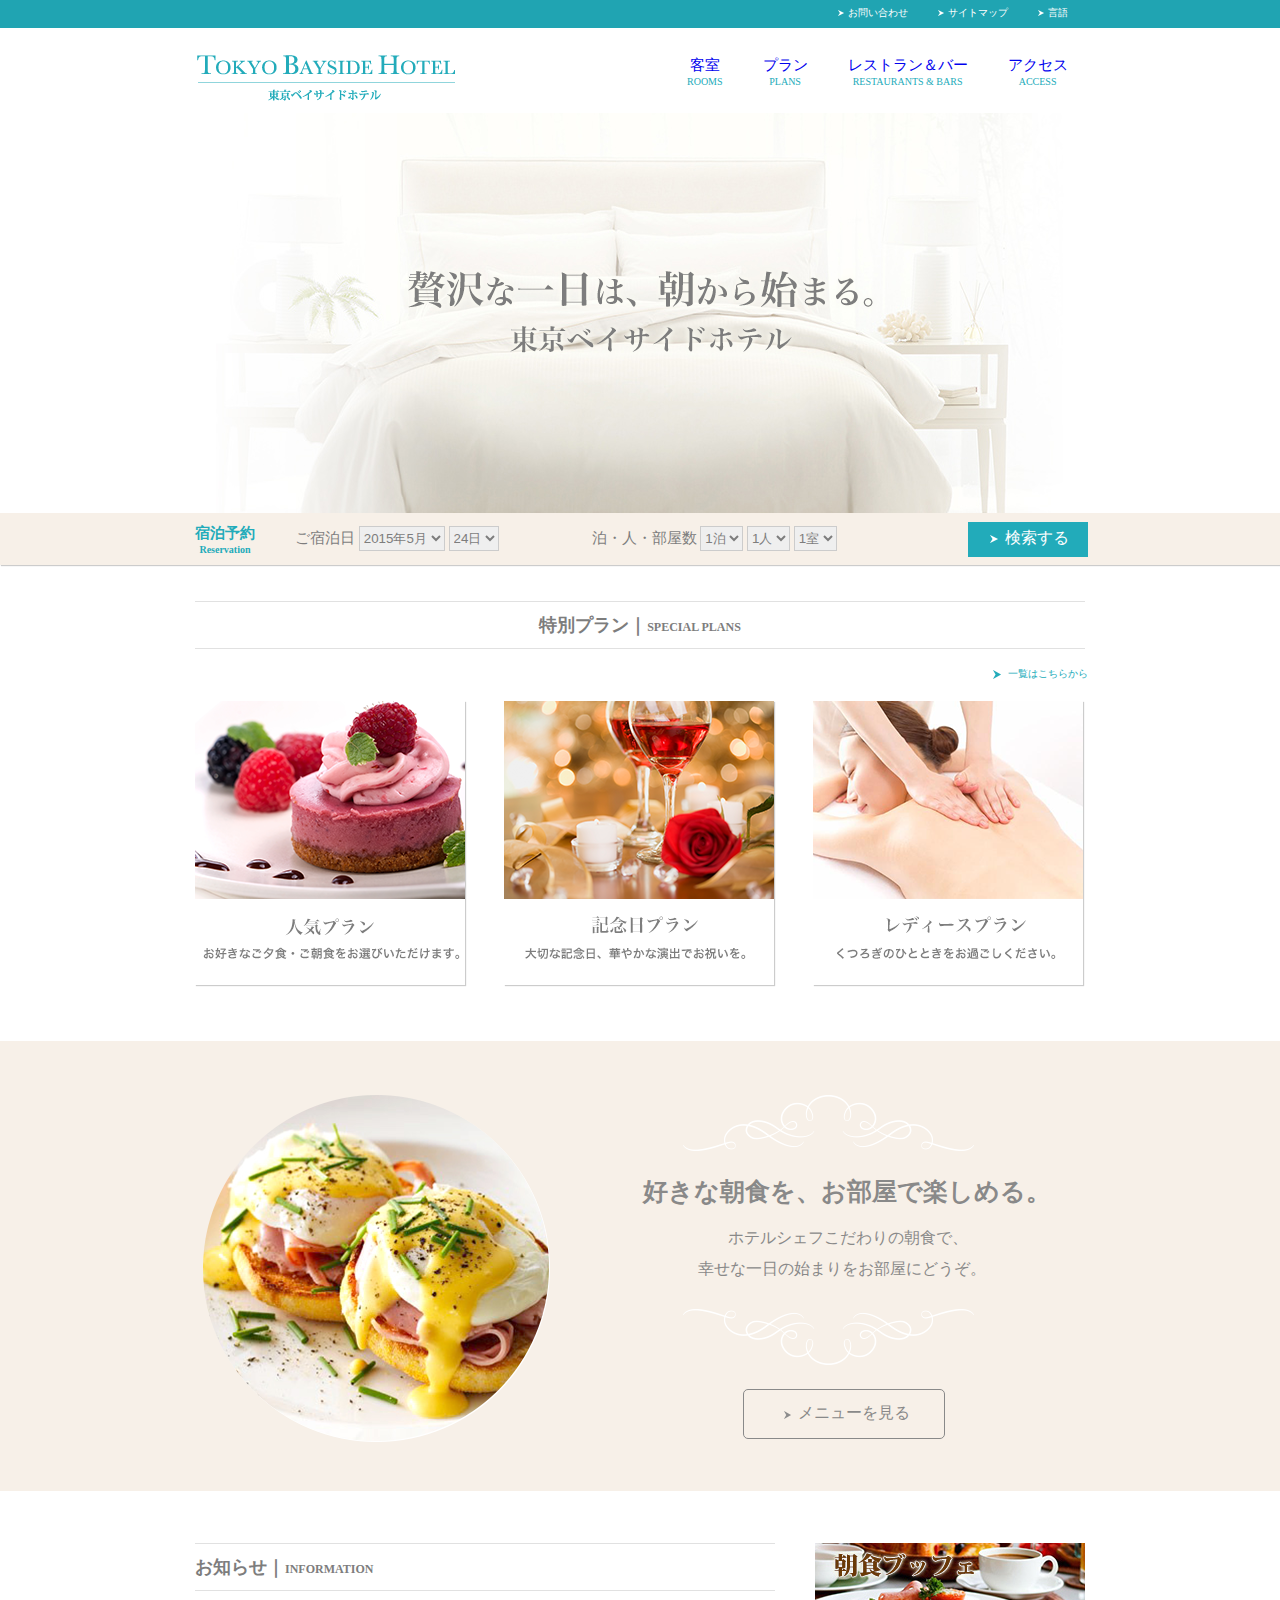
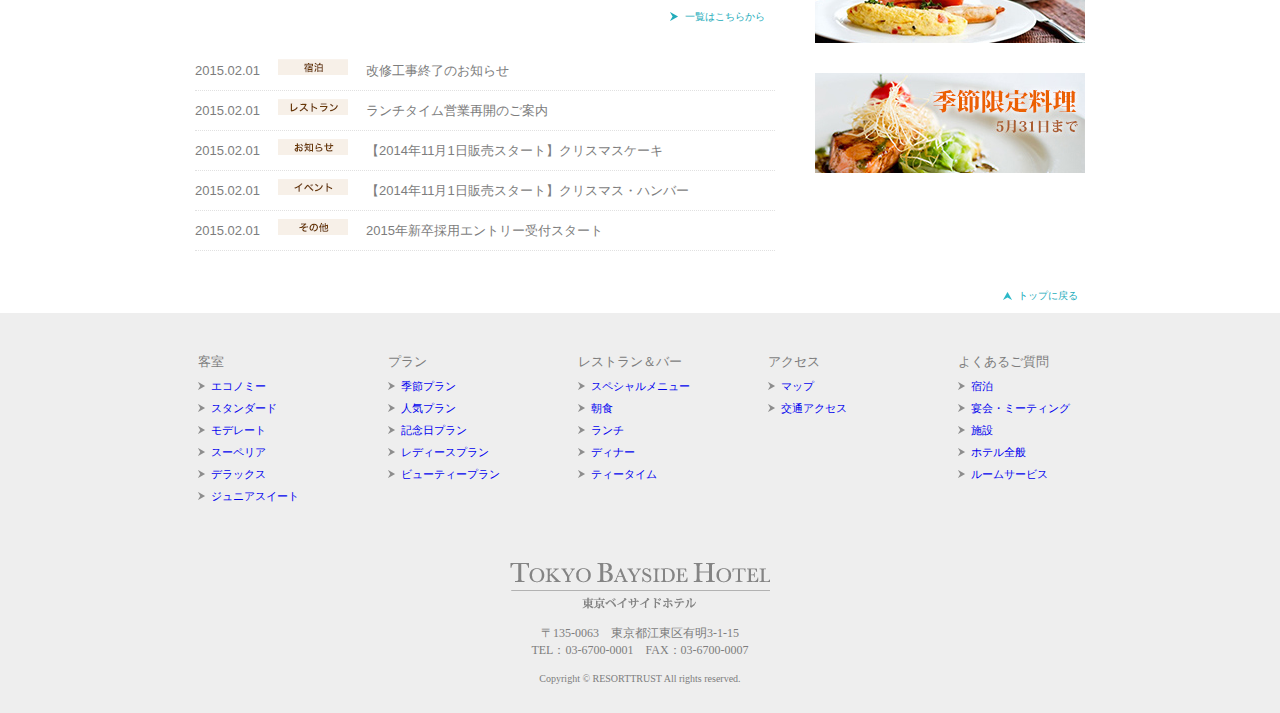
<file: index.html>
<!DOCTYPE html>
<html lang="ja">

<head>
	<meta charset="UTF-8">
	<title>Tokyo Bayside Hotel</title>
	<link href="css/style.css" rel="stylesheet" type="text/css">
</head>
<body>
	<header>
		<div id="headerNavi">
				<div class="inner">
					<ul class="headerNavi">
						<li class="arrow_header"><a href="#">お問い合わせ</a></li>
						<li class="arrow_header"><a href="#">サイトマップ</a></li>
						<li class="arrow_header"><a href="#">言語</a></li>
					</ul>
				</div>
		</div>

		<div class="inner">
				<div class="globalNavi">
					<a href="index.html"><img src="img/logo.png" id="logo" alt="logo"></a>
						<nav id="gnavi">
							<ul>
							<li><a href="rooms.html">客室<br><span>ROOMS</span></a></li>
							<li><a href="#">プラン<br><span>PLANS</span></a>
							</li><li><a href="#">レストラン＆バー<br><span>RESTAURANTS & BARS</span></a></li>
							<li><a href="#">アクセス<br><span>ACCESS</span></a></li>
				  		</ul>
						</nav>
					<div class="inner mainPic">
						<div class="mainvisual_text">
							<img src="img/mainvisual_text.png" id="mainPic_text" alt="テキスト">
						</div>
					</div>
				</div>
		</div>
	</header>

			<form action="reserve.php">
				<section id="reservation">
					<div class="inner">
						<h5>宿泊予約<br><span>Reservation</span></h5>
						<div class="info">ご宿泊日
							<select name="yearmonth" id="yearmonth">
								<option class="form" value="201505">2015年5月</option>
								<option value="201506">2015年6月</option>
								<option value="201507">2015年7月</option>
							</select>
							<select name="day" id="day">
								<option value="24">24日</option>
								<option value="25">25日</option>
								<option value="26">26日</option>
							</select>
						</div>
						<div class="info">泊・人・部屋数
							<select name="night" id="night">
								<option value="1">1泊</option>
								<option value="2">2泊</option>
								<option value="3">3泊</option>
							</select>
							<select name="people" id="people">
								<option value="1">1人</option>
								<option value="2">2人</option>
								<option value="3">3人</option>
							</select>
							<select name="room" id="room">
							<option value="1">1室</option>
							<option value="2">2室</option>
							<option value="3">3室</option>
							</select>
						</div>
						<div class="button" >
							<a href="#">検索する</a>
						</div>
					</div>
				</section>
			</form>

			<div class="inner">
				<section id="specialplan">
						<div class="title">
							<h3>特別プラン｜<span>SPECIAL PLANS</span></h3>
						</div>
						<a href="#"><p id="seeall">一覧はこちらから</p></a>
							<ul>
								<li><img src="img/popular_plan.png" class="specialplan_pic" alt="人気プラン"></li>
								<li><img src="img/anniversary_plan.png" class="specialplan_pic" alt="記念日プラン"></li>
								<li><img src="img/lady's_plan.png" class="specialplan_pic" alt="レディースプラン"></li>
							</ul>
				</section>
			</div>


				<section id="breakfast">
					<div class="inner">
						<div class="bfpic"><img src="img/breakfast.png" alt="朝食プラン"></div>
						<div id="bftext">
							<img class="frame_top" src="img/frame_top.png" alt="フレームトップ">
							<h2>好きな朝食を、お部屋で楽しめる。</h2>
							<p id="p1">ホテルシェフこだわりの朝食で、</p>
							<p id="p2">幸せな一日の始まりをお部屋にどうぞ。</p>
							<img class="frame_bottom" src="img/frame_bottom.png" alt="フレームボトム">
							<div id="menu_button">
								<a href="#"><img id="arrow_gray"src="img/arrow_gray.png" alt="矢印"></a>
									<div>
											<a href="#"><p id="menu">メニューを見る</p></a>
									</div>
							</div>
						</div>
					</div>
				</section>


			<div class=inner>
				<section id="news">
					<div class="information">
							<h4>お知らせ｜<span>INFORMATION</span></h4>
							<a href="#"><p id="seeall2">一覧はこちらから</p></a>
							<div id="details">
								<ul>
									<li>2015.02.01<img src="img/stay.png" alt="宿泊">改修工事終了のお知らせ</li>
									<li>2015.02.01<img src="img/restaurant.png" alt="レストラン">ランチタイム営業再開のご案内</li>
									<li>2015.02.01<img src="img/notice.png" alt="お知らせ">【2014年11月1日販売スタート】クリスマスケーキ</li>
									<li>2015.02.01<img src="img/event.png" alt="イベント">【2014年11月1日販売スタート】クリスマス・ハンバー</li>
									<li>2015.02.01<img src="img/etc.png" alt="その他">2015年新卒採用エントリー受付スタート</li>
								</ul>
							</div>
					</div>


							<div class="ad">
								<a href="#"><img src="img/buffet.jpg" alt="buffet"></a>
								<a href="#"><img src="img/limited.jpg" alt="limited"></a>
							</div>
				</section>
			</div>




					<div class="inner">
						<a href="index.html"><p id="seeall3">トップに戻る</p></a>
					</div>
				<footer>
					<div class="inner">
						<div class="footernav">
							<div class="b_nav">
								<ul>
									<li>客室</li>
									<li class="arrow"><a href="#">エコノミー</a></li>
									<li class="arrow"><a href="#">スタンダード</a></li>
									<li class="arrow"><a href="#">モデレート</a></li>
									<li class="arrow"><a href="#">スーペリア</a></li>
									<li class="arrow"><a href="#">デラックス</a></li>
									<li class="arrow"><a href="#">ジュニアスイート</a></li>
								</ul>
							</div>
							<div class="b_nav">
								<ul>
									<li>プラン</li>
									<li class="arrow"><a href="#">季節プラン</a></li>
									<li class="arrow"><a href="#">人気プラン</a></li>
									<li class="arrow"><a href="#">記念日プラン</a></li>
									<li class="arrow"><a href="#">レディースプラン</a></li>
									<li class="arrow"><a href="#">ビューティープラン</a></li>
								</ul>
							</div>
							<div class="b_nav">
								<ul>
									<li>レストラン＆バー</li>
									<li class="arrow"><a href="#">スペシャルメニュー</a></li>
									<li class="arrow"><a href="#">朝食</a></li>
									<li class="arrow"><a href="#">ランチ</a></li>
									<li class="arrow"><a href="#">ディナー</a></li>
									<li class="arrow"><a href="#">ティータイム</a></li>
								</ul>
							</div>
							<div class="b_nav">
								<ul>
									<li>アクセス</li>
									<li class="arrow"><a href="#">マップ</a></li>
									<li class="arrow"><a href="#">交通アクセス</a></li>
								</ul>
							</div>
							<div class="b_nav">
								<ul>
									<li>よくあるご質問</li>
									<li class="arrow"><a href="#">宿泊</a></li>
									<li class="arrow"><a href="#">宴会・ミーティング</a></li>
									<li class="arrow"><a href="#">施設</a></li>
									<li class="arrow"><a href="#">ホテル全般</a></li>
									<li class="arrow"><a href="#">ルームサービス</a></li>
								</ul>
							</div>
						</div>

						<div id="footer_nav">
							<div id="logo_btm">
								<img src="img/logo_bottom.png" alt="logo">
							</div>
						<div id="footer_info">

									<p>〒135-0063　東京都江東区有明3-1-15<br>
									TEL：03-6700-0001　FAX：03-6700-0007　</p>
									<p><small>Copyright &copy; RESORTTRUST All rights reserved.</small></p>
								</div>
						</div>
						</div>

				</footer>



</body>
</html>
</file>
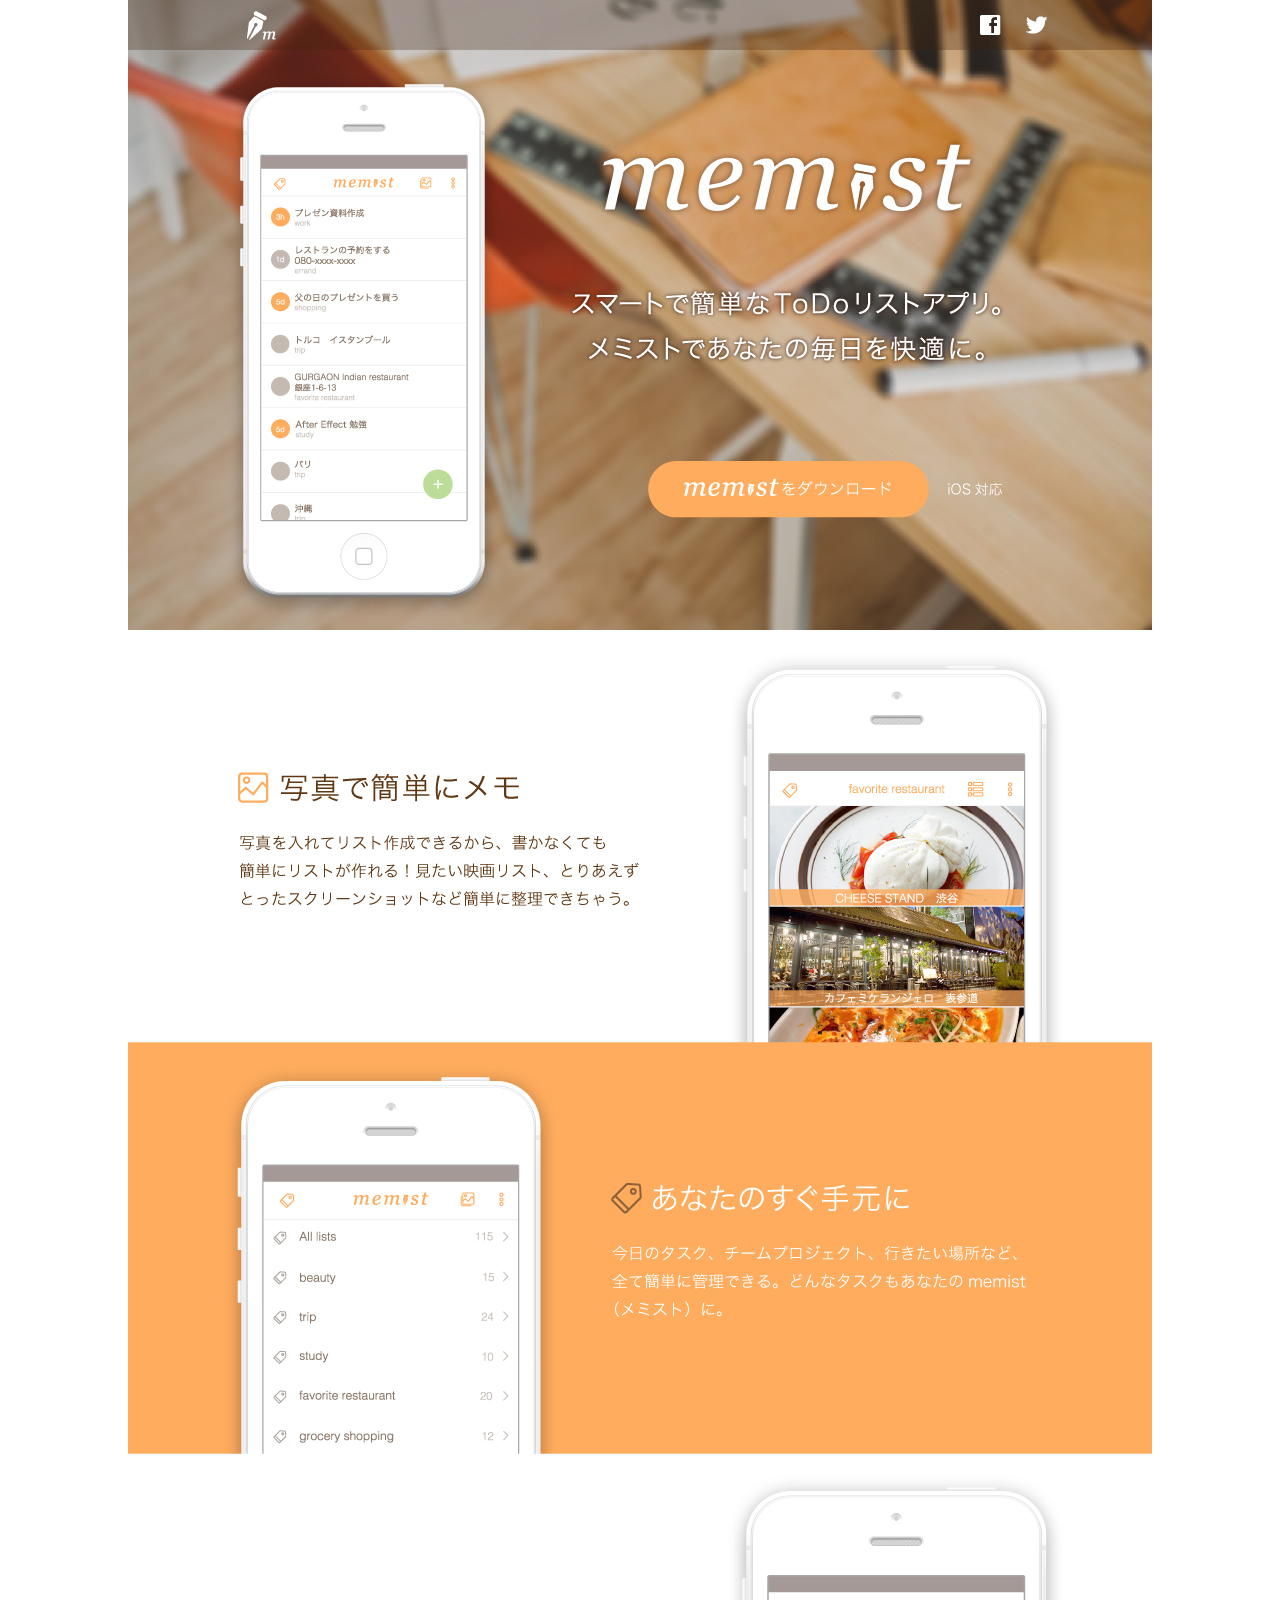
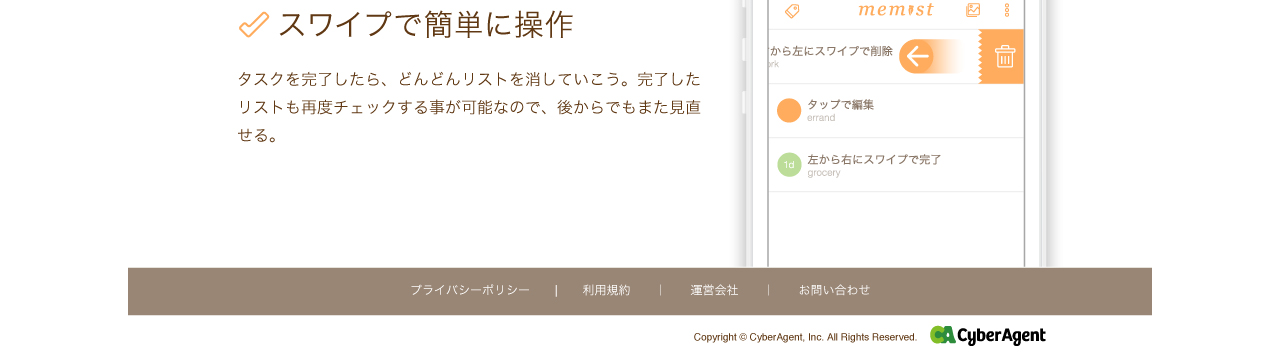
<file: ios_app/animation/index.html>
<!DOCTYPE html>
<html lang="ja">
<head>
<meta charset="UTF-8">
<title>iOS App Design</title>
<link rel="stylesheet" href="css/reset.css">
<style>
.lp{
	width: 1024px; /*ここにLP画像の横幅をいれる*/
	margin: 0 auto;
}
</style>
</head>
<body>
<div class="lp">
	<img src="lp2.jpg" alt="iOS App Design">
</div>
</body>
</html>
</file>
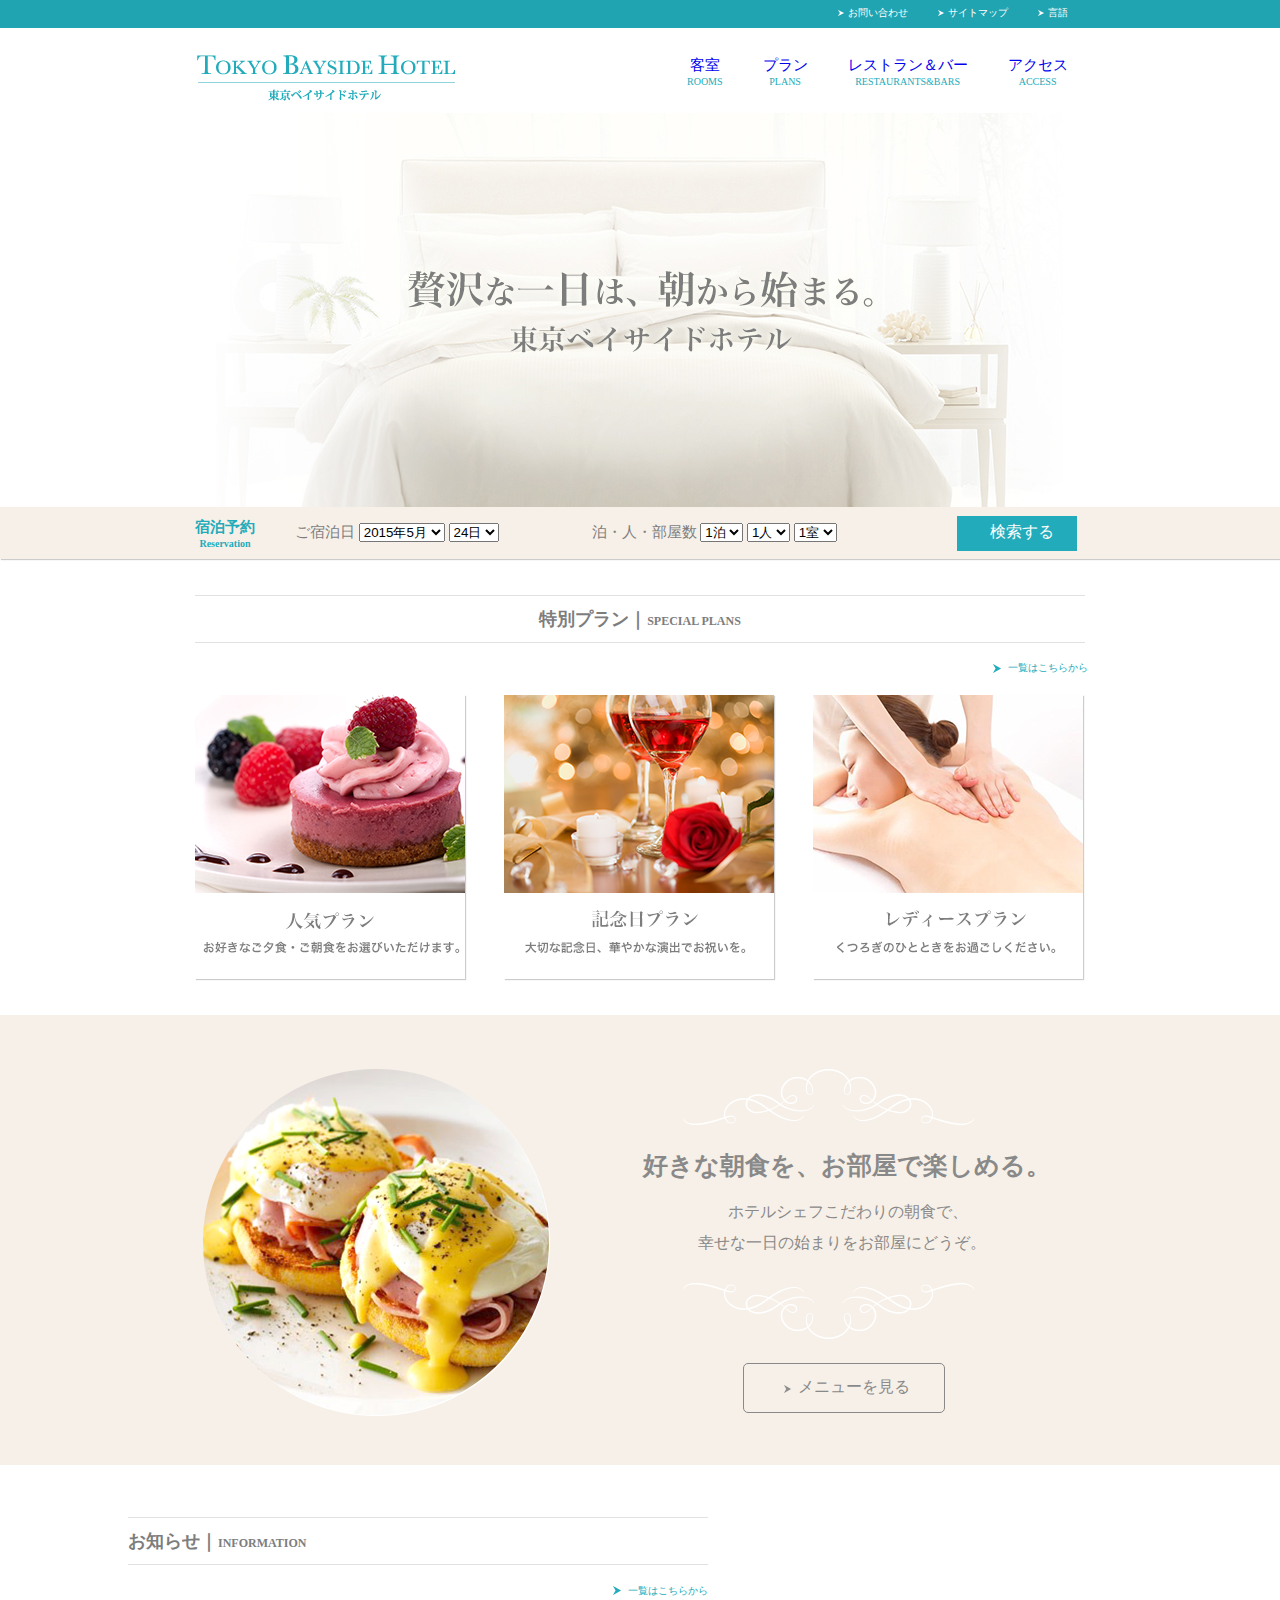
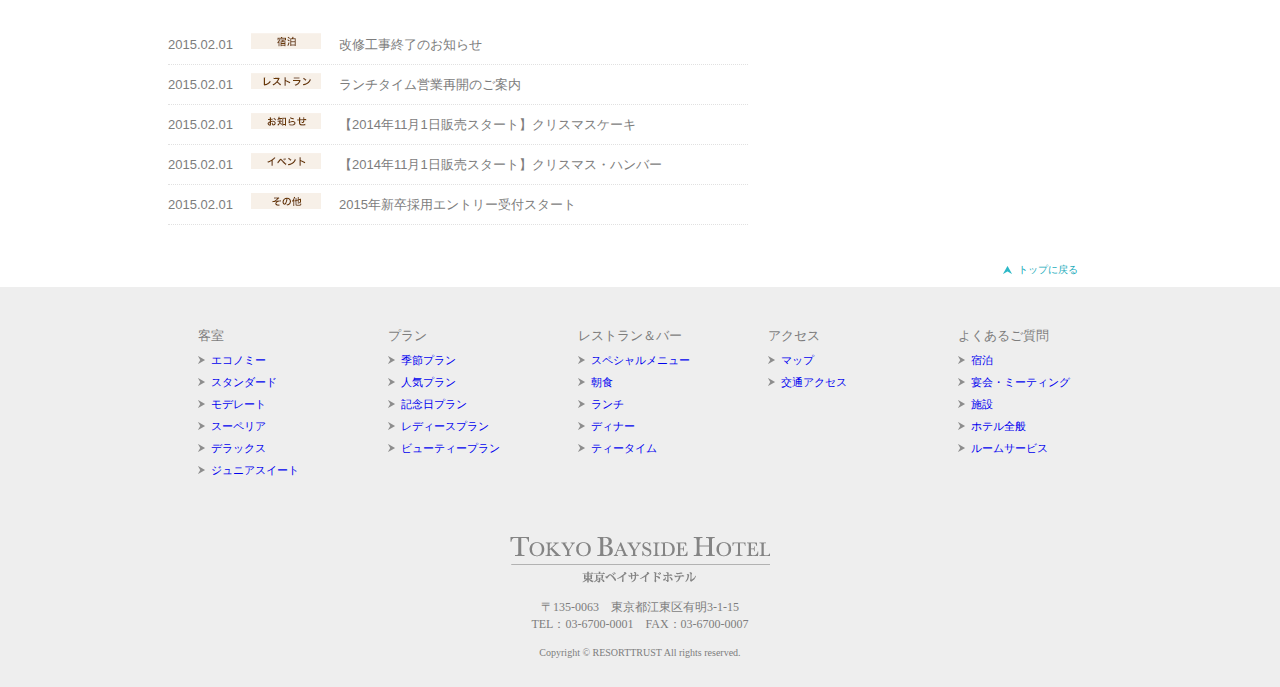
<file: index2.html>
<!DOCTYPE html>
<html lang="ja">

<head>
	<meta charset="UTF-8">
	<title>Tokyo Bayside Hotel</title>
	<link href="css/style2.css" rel="stylesheet" type="text/css">
</head>
<body>
	<header>
		<div id="headerNavi">
				<div class="inner">
					<ul class="headerNavi">
						<li class="arrow_header"><a href="#">お問い合わせ</a></li>
						<li class="arrow_header"><a href="#">サイトマップ</a></li>
						<li class="arrow_header"><a href="#">言語</a></li>
					</ul>
				</div>
		</div>

		<div class="inner">
				<div class="globalNavi">
					<img src="img/logo.png" id="logo" alt="logo">
						<nav id="gnavi">
							<ul>
							<li><a href="rooms.html">客室<br><span>ROOMS</span></a></li>
							<li><a href="#">プラン<br><span>PLANS</span></a>
							</li><li><a href="#">レストラン＆バー<br><span>RESTAURANTS&BARS</span></a></li>
							<li><a href="#">アクセス<br><span>ACCESS</span></a></li>
				  		</ul>
						</nav>
					<div class="inner mainPic">
						<div class="mainvisual_text">
							<img src="img/mainvisual_text.png" id="mainPic_text"alt="テキスト">
						</div>
					</div>
				</div>
		</div>
	</header>

			<form action="reserve.php">
				<section id="reservation">
					<div class="inner">
						<h5>宿泊予約<br><span>Reservation</span></h5>
						<div class="info">ご宿泊日
							<select name="yearmonth" id="yearmonth">
								<option value="201505">2015年5月</option>
								<option value="201506">2015年6月</option>
								<option value="201507">2015年7月</option>
							</select>
							<select name="day" id="day">
								<option value="24">24日</option>
								<option value="25">25日</option>
								<option value="26">26日</option>
							</select>
						</div>
						<div class="info">泊・人・部屋数
							<select name="night" id="night">
								<option value="1">1泊</option>
								<option value="2">2泊</option>
								<option value="3">3泊</option>
							</select>
							<select name="people" id="people">
								<option value="1">1人</option>
								<option value="2">2人</option>
								<option value="3">3人</option>
							</select>
							<select name="room" id="room">
							<option value="1">1室</option>
							<option value="2">2室</option>
							<option value="3">3室</option>
							</select>
						</div>
						<div class="button" >
							<a href="#">検索する</a></div>
						</div>
				</section>
			</form>

			<div class="inner">
				<section id="specialplan">
						<div class="title">
							<h3>特別プラン｜<span>SPECIAL PLANS</span></h3>
						</div>
						<a href="#"><p id="seeall">一覧はこちらから</p></a>
							<ul>
								<li><img src="img/popular_plan.png" class="specialplan_pic" alt="人気プラン"></li>
								<li><img src="img/anniversary_plan.png" class="specialplan_pic" alt="記念日プラン"></li>
								<li><img src="img/lady's_plan.png" class="specialplan_pic" alt="レディースプラン"></li>
							</ul>
				</section>
			</div>


				<section id="breakfast">
					<div class="inner">
						<div class="bfpic"><img src="img/breakfast.png" alt="朝食プラン"></div>
						<div id="bftext">
							<img class="frame_top" src="img/frame_top.png" alt="フレームトップ">
							<h2>好きな朝食を、お部屋で楽しめる。</h2>
							<p id="p1">ホテルシェフこだわりの朝食で、</p>
							<p id="p2">幸せな一日の始まりをお部屋にどうぞ。</p>
							<img class="frame_bottom"src="img/frame_bottom.png" alt="フレームボトム">
							<div id="menu_button">
								<a href="#"><img id="arrow_gray"src="img/arrow_gray.png" alt="矢印"></a>
									<div>
											<a href="#"><p id="menu">メニューを見る</p></a>
									</div>
							</div>
						</div>
					</div>
				</section>


			<div class=inner>
				<section id="news">
					<div class="info_left">
							<h4>お知らせ｜<span>INFORMATION</span></h4>
							<a href="#"><p id="seeall2">一覧はこちらから</p></a>
							<div id="details">
								<ul>
									<li>2015.02.01<img src="img/stay.png" alt="宿泊">改修工事終了のお知らせ</li>
									<li>2015.02.01<img src="img/restaurant.png" alt="レストラン">ランチタイム営業再開のご案内</li>
									<li>2015.02.01<img src="img/notice.png" alt="お知らせ">【2014年11月1日販売スタート】クリスマスケーキ</li>
									<li>2015.02.01<img src="img/event.png" alt="イベント">【2014年11月1日販売スタート】クリスマス・ハンバー</li>
									<li>2015.02.01<img src="img/etc.png" alt="その他">2015年新卒採用エントリー受付スタート</li>
								</ul>
							</div>
					</div>


							<div class="ad">
								<a href="#"></a><img src="img/buffet.jpg" alt="buffet"></a>
								<a href="#"></a><img src="img/limited.jpg" alt="limited"></a>
							</div>
				</section>
			</div>




					<div class="inner">
						<a href="index.html"><p id="seeall3">トップに戻る</p></a>
					</div>
				<footer>
					<div class="inner">
						<div class="footernav">
							<div class="b_nav">
								<ul>
									<li>客室</li>
									<li class="arrow"><a href="#">エコノミー</a></li>
									<li class="arrow"><a href="#">スタンダード</a></li>
									<li class="arrow"><a href="#">モデレート</a></li>
									<li class="arrow"><a href="#">スーペリア</a></li>
									<li class="arrow"><a href="#">デラックス</a></li>
									<li class="arrow"><a href="#">ジュニアスイート</a></li>
								</ul>
							</div>
							<div class="b_nav">
								<ul>
									<li>プラン</li>
									<li class="arrow"><a href="#">季節プラン</a></li>
									<li class="arrow"><a href="#">人気プラン</a></li>
									<li class="arrow"><a href="#">記念日プラン</a></li>
									<li class="arrow"><a href="#">レディースプラン</a></li>
									<li class="arrow"><a href="#">ビューティープラン</a></li>
								</ul>
							</div>
							<div class="b_nav">
								<ul>
									<li>レストラン＆バー</li>
									<li class="arrow"><a href="#">スペシャルメニュー</a></li>
									<li class="arrow"><a href="#">朝食</a></li>
									<li class="arrow"><a href="#">ランチ</a></li>
									<li class="arrow"><a href="#">ディナー</a></li>
									<li class="arrow"><a href="#">ティータイム</a></li>
								</ul>
							</div>
							<div class="b_nav">
								<ul>
									<li>アクセス</li>
									<li class="arrow"><a href="#">マップ</a></li>
									<li class="arrow"><a href="#">交通アクセス</a></li>
								</ul>
							</div>
							<div class="b_nav">
								<ul>
									<li>よくあるご質問</li>
									<li class="arrow"><a href="#">宿泊</a></li>
									<li class="arrow"><a href="#">宴会・ミーティング</a></li>
									<li class="arrow"><a href="#">施設</a></li>
									<li class="arrow"><a href="#">ホテル全般</a></li>
									<li class="arrow"><a href="#">ルームサービス</a></li>
								</ul>
							</div>
						</div>

						<div id="footer_nav">
							<div id="logo_btm">
								<img src="img/logo_bottom.png" alt="logo">
							</div>
						<div id="footer_info">

									<p>〒135-0063　東京都江東区有明3-1-15<br>
									TEL：03-6700-0001　FAX：03-6700-0007　</p>
									<p><small>Copyright &copy; RESORTTRUST All rights reserved.</small></p>
								</div>
						</div>
						</div>

				</footer>
				</div>


</body>
</html>
</file>
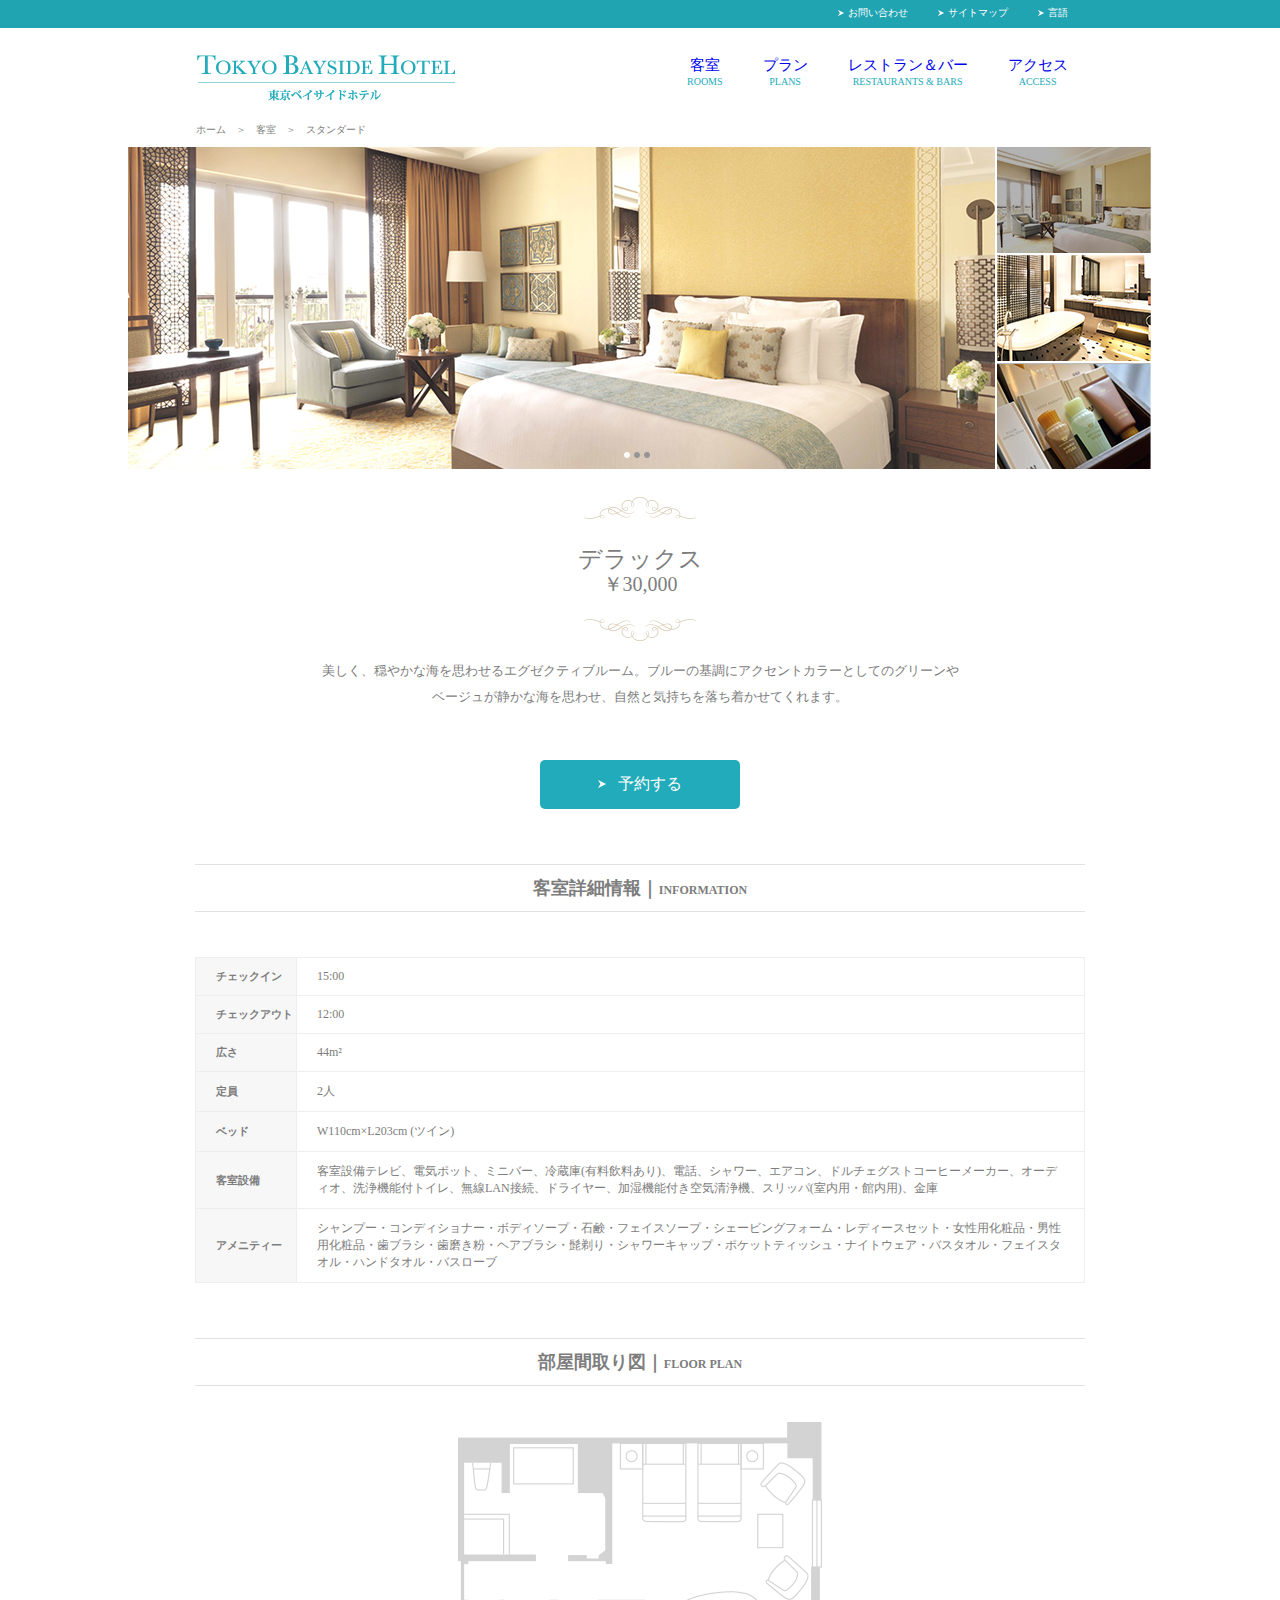
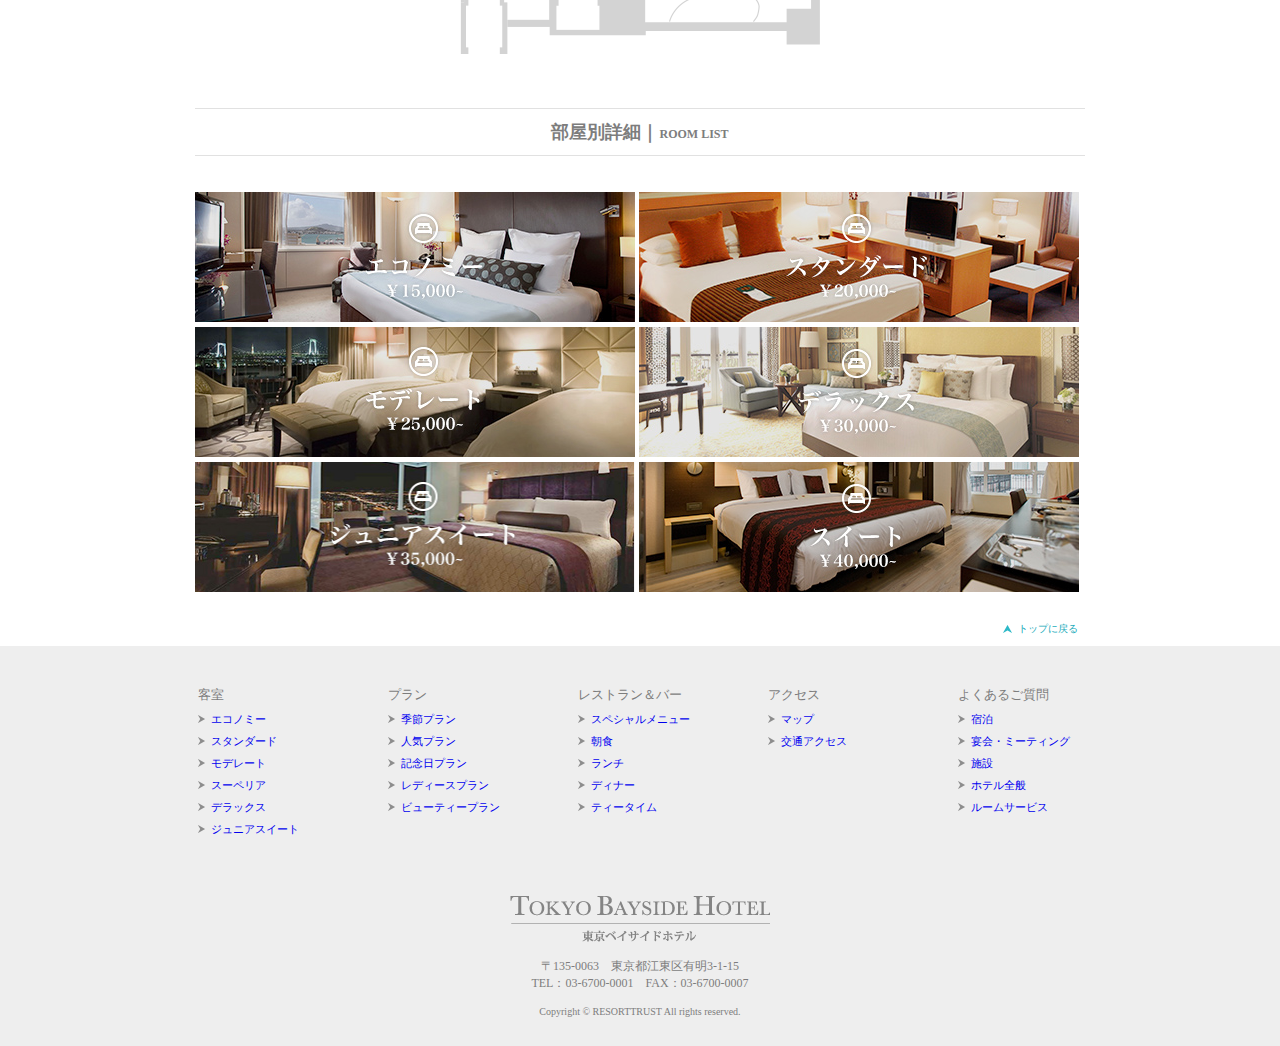
<file: rooms.html>
<!DOCTYPE html>
<html lang="ja">

<head>
	<meta charset="UTF-8">
	<title>Tokyo Bayside Hotel</title>
	<link href="css/rooms.css" rel="stylesheet" type="text/css">
</head>
<body>
	<header>
		<div id="headerNavi">
				<div class="inner">
					<ul class="headerNavi">
						<li class="arrow_header"><a href="#">お問い合わせ</a></li>
						<li class="arrow_header"><a href="#">サイトマップ</a></li>
						<li class="arrow_header"><a href="#">言語</a></li>
					</ul>
				</div>
		</div>

		<div class="inner">
				<div class="globalNavi">
					<a href="index.html"><img src="img/logo.png" id="logo" alt="logo"></a>
						<nav id="gnavi">
							<ul>
							<li><a href="#">客室<br><span>ROOMS</span></a></li>
							<li><a href="#">プラン<br><span>PLANS</span></a>
							</li><li><a href="#">レストラン＆バー<br><span>RESTAURANTS & BARS</span></a></li>
							<li><a href="#">アクセス<br><span>ACCESS</span></a></li>
				  		</ul>
						</nav>
				</div>

						<div class="pankuzu">
							<a href="#"><p>ホーム　＞　客室　＞　スタンダード</p></a>
						</div>

					<div class="inner">
							<div class="room_top">
								<div class="room">
										<img src="img/room_pic.jpg" alt="部屋写真">
								</div>
								<div class="room_smalls">
									<img src="img/pic1.jpg" class="pic" alt="詳細1">
									<img src="img/pic2.jpg" class="pic" alt="詳細2">
									<img src="img/pic3.jpg" class="pic" alt="詳細3">
								</div>
							</div>
					</div>
		</div>
	</header>

					<div class="inner">
						<div class="room_info">
							<img src="img/frame2_tom.png" alt="フレーム">
							<p>デラックス<br><span>￥30,000</span></p>
							<img src="img/frame2_bottom.png" alt="フレーム">
							<div class="room_text">
								<p>美しく、穏やかな海を思わせるエグゼクティブルーム。ブルーの基調にアクセントカラーとしてのグリーンや<br>
								ベージュが静かな海を思わせ、自然と気持ちを落ち着かせてくれます。
								</p>
								<a href="#">
									<div class="reserve">
											<span class="reserve_text">
												予約する
											</span>
									</div>
								</a>
							</div>
						</div>
					</div>


						<div class="inner">
							<div class="information">
								<h3>客室詳細情報｜<span>INFORMATION</span></h3>
								<div>
									<table ><!-- style="width:100%" -->
										<tr>
											<th>チェックイン</th>
											<td>15:00</td>
										</tr>
										<tr>
											<th>チェックアウト</th>
											<td>12:00</td>
										</tr>
										<tr>
											<th>広さ</th>
											<td>44m²</td>
										</tr>
										<tr>
											<th>定員</th>
											<td>2人</td>
										</tr>
										<tr>
											<th>ベッド</th>
											<td>W110cm×L203cm (ツイン)</td>
										</tr>
										<tr>
											<th>客室設備</th>
											<td>客室設備テレビ、電気ポット、ミニバー、冷蔵庫(有料飲料あり)、電話、シャワー、エアコン、ドルチェグストコーヒーメーカー、オーディオ、洗浄機能付トイレ、無線LAN接続、ドライヤー、加湿機能付き空気清浄機、スリッパ(室内用・館内用)、金庫</td>
										</tr>
										<tr>
										<th>アメニティー</th>
										<td>シャンプー・コンディショナー・ボディソープ・石鹸・フェイスソープ・シェービングフォーム・レディースセット・女性用化粧品・男性用化粧品・歯ブラシ・歯磨き粉・ヘアブラシ・髭剃り・シャワーキャップ・ポケットティッシュ・ナイトウェア・バスタオル・フェイスタオル・ハンドタオル・バスローブ</td>
									</tr>
									</table>
								</div>
							</div>
						</div>

						<div class="inner">
							<div class="floorPlan">
								<h3>部屋間取り図｜<span>FLOOR PLAN</span></h3>
							</div>
							<div class="floor_img">
								<img src="img/floorplan.png" alt="間取り図">
							</div>
						</div>

						<div class="inner">
							<div class="room_list">
								<h3>部屋別詳細｜<span>ROOM LIST</span></h3>
							</div>
							<div class="room_pic">
								<a href="#"><img src="img/economy.jpg" class="room_class" alt="エコノミー"></a>
								<a href="#"><img src="img/standard.jpg" class="room_class" alt="スタンダード"></a>
								<a href="#"><img src="img/modelate.jpg" class="room_class" alt="モデレート"></a>
								<a href="#"><img src="img/delax.jpg" class="room_class" alt="デラックス"></a>
								<a href="#"><img src="img/junior.jpg" class="room_class" alt="ジュニアスイート"></a>
								<a href="#"><img src="img/suit.jpg" class="room_class" alt="スイート"></a>
							</div>
						</div>


					<div class="inner">
						<a href="rooms.html"><p id="seeall3">トップに戻る</p></a>
					</div>
					<footer>
						<div class="inner">
							<div class="footernav">
								<div class="b_nav">
									<ul>
										<li>客室</li>
										<li class="arrow"><a href="#">エコノミー</a></li>
										<li class="arrow"><a href="#">スタンダード</a></li>
										<li class="arrow"><a href="#">モデレート</a></li>
										<li class="arrow"><a href="#">スーペリア</a></li>
										<li class="arrow"><a href="#">デラックス</a></li>
										<li class="arrow"><a href="#">ジュニアスイート</a></li>
									</ul>
								</div>
								<div class="b_nav">
									<ul>
										<li>プラン</li>
										<li class="arrow"><a href="#">季節プラン</a></li>
										<li class="arrow"><a href="#">人気プラン</a></li>
										<li class="arrow"><a href="#">記念日プラン</a></li>
										<li class="arrow"><a href="#">レディースプラン</a></li>
										<li class="arrow"><a href="#">ビューティープラン</a></li>
									</ul>
								</div>
								<div class="b_nav">
									<ul>
										<li>レストラン＆バー</li>
										<li class="arrow"><a href="#">スペシャルメニュー</a></li>
										<li class="arrow"><a href="#">朝食</a></li>
										<li class="arrow"><a href="#">ランチ</a></li>
										<li class="arrow"><a href="#">ディナー</a></li>
										<li class="arrow"><a href="#">ティータイム</a></li>
									</ul>
								</div>
								<div class="b_nav">
									<ul>
										<li>アクセス</li>
										<li class="arrow"><a href="#">マップ</a></li>
										<li class="arrow"><a href="#">交通アクセス</a></li>
									</ul>
								</div>
								<div class="b_nav">
									<ul>
										<li>よくあるご質問</li>
										<li class="arrow"><a href="#">宿泊</a></li>
										<li class="arrow"><a href="#">宴会・ミーティング</a></li>
										<li class="arrow"><a href="#">施設</a></li>
										<li class="arrow"><a href="#">ホテル全般</a></li>
										<li class="arrow"><a href="#">ルームサービス</a></li>
									</ul>
								</div>
							</div>

						<div id="footer_nav">
							<div id="logo_btm">
								<img src="img/logo_bottom.png" alt="logo">
							</div>
						<div id="footer_info">

									<p>〒135-0063　東京都江東区有明3-1-15<br>
									TEL：03-6700-0001　FAX：03-6700-0007　</p>
									<p><small>Copyright &copy; RESORTTRUST All rights reserved.</small></p>
								</div>
						</div>
						</div>

				</footer>


</body>
</html>
</file>
<file: css/style.css>
.inner{
	  width: 1024px;
	  margin: 0 auto;
	  overflow:hidden;
}
body {
	margin: 0;
	padding: 0;
}
#headerNavi {
	margin: 0 auto;
	background-color: #20a4b2;
	height: 28px;
	width: 100%;
}
.headerNavi {
	margin:4px 0 0 640px;
}
.headerNavi li {
	font-family: "ヒラギノ明朝",serif;
	font-size: 10px;
	margin-left: 30px;
	margin-top: 2px;
	float: left;
}
.arrow_header {
	background: url(../img/arrow_header.png) left center no-repeat;
	padding-left:10px;
}
.hn img{
	float: left;
	margin-left: 35px;
	position: relative;
}
a:link {
	text-decoration: none;
}
.headerNavi li a {
	color: #ffffff;
}
#logo{
	margin-left: 67px;
	margin-right:190px;
	margin-top: 12px;
	margin-bottom: 12px;
	float: left;
}
.mainPic{
	width:1024px;
	height:400px;
	background: url(../img/mainvisual.jpg) center top no-repeat;
}
.mainvisual_text {
	width: 483px;
	height: 39px;
	margin: 150px auto 0px;
}
#gnavi ul{
	overflow:hidden;
	display: block;
	margin-right:10px;
	font-family: "ヒラギノ明朝",serif;
	font-size: 15px;
	color: #22abba;
/* 	text-decoration:none; */
	line-height:1;
	list-style:none;
	text-align: center;
}
#gnavi li a:hover {
	color: #1a838f;
	text-decoration:none;
}
#gnavi li{
	float:left;
	margin-top:15px;
	margin-right:40px;
}
nav ul li:last-child{
	margin-right: 0;
}
#gnavi a:visited{
	color: #22abba;
}
#gnavi span{
	font-size: 10px;
	color: #22abba;
}
#gnavi li a span:hover {
	color: #1a838f;
	text-decoration:none;
}
#reservation {
	background-color: #f7f0e8;
	height: 52px;
	width: 100%;
	margin-top: 0px;
	box-shadow: 1px 1px 1px #CCC;
}
h5 {
	font-family: "ヒラギノ明朝",serif;
	font-size: 15px;
	line-height:1;
	text-align: center;
	float: left;
	margin-left: 67px;
	margin-top: 13px;
	color: #22abba;
}
h5 span {
	font-size: 10px;
	color: #22abba;
}
#yearmonth {
	height:25px;
	border:solid 1px #ccc;
	border-radius:0;
	color:#7d7d7d;
}
#day {
	height:25px;
	border:solid 1px #ccc;
	color:#7d7d7d;
}
#night {
	height:25px;
	border:solid 1px #ccc;
	color:#7d7d7d;
}
#people {
	height:25px;
	border:solid 1px #ccc;
	color:#7d7d7d;
}
#room {
	height:25px;
	border:solid 1px #ccc;
	color:#7d7d7d;
}
.button {
	background-color: #22abba;
	width: 120px;
	height: 35px;
	margin-left: 840px;
  position: absolute;
	margin-top:9px;

}
.button a {
	font-family: "ヒラギノ明朝",serif;
	margin-left: 22px;
	margin-top: 6px;
	color: white;
	text-decoration: none;
	position: absolute;
	background: url(../img/arrow_reserve.png) left center no-repeat;
	padding-left:15px;
}
#yearmonth option {
	padding:7px 14px;
	background-color:white;
	border-style: solid 1px ##7d7d7d;
}
.info {
	font-family: "ヒラギノ明朝",serif;
	font-size: 15px;
	color: #7d7d7d;
	margin-left: 40px;
	margin-top: 13px;
	margin-right: 53px;
	float: left;
}
#seeall {
	font-family: "ヒラギノ明朝",serif;
	font-size:10px;
	color:#22abba;
	margin-left:865px;
	position: relative;
	text-decoration: none;
	background:url(../img/arrow_right.png) left center no-repeat;
	padding-left:15px;
	margin-top:0px;
}
.title {
	width:890px;
	margin: 0 auto;
}
h3 {
	font-family: "ヒラギノ明朝",serif;
	font-size: 18px;
	color: #7d7d7d;
	margin-top: 36px;
	padding: 11px;
	text-align: center;
	border-top: solid 1px #e1e1e1;
	border-bottom: solid  1px #e1e1e1;
}
h3 span {
	font-family: "ヒラギノ明朝",serif;
	font-size: 12px;
}
#specialplan ul{
	width:890px;
	height:320px;
	margin: 20px auto 0;
	padding:0;
}
.speacialplan_pic {
	margin-right:30px;
}
#specialplan li{
	float:left;
	margin-left:39px;
	box-shadow: 1px 1px 1px #CCC;
}
#specialplan li:first-child{
	float:left;
	margin-left:0px;
	box-shadow: 1px 1px 1px #CCC;
}
#breakfast {
	height:450px;
	width:100%;
	background-color: #f7f0e8;
	margin:20px auto 0;
}
.bfpic {
	margin:0;
	width:440px;
	margin-top:54px;
  margin-left:75px;
	float:left;
	position:relative;
}
#bftext {
	font-family: "ヒラギノ明朝",serif;
	font-size: 16px;
	color: #898989;
	margin-left:500px;
}
.frame_top {
	padding-top: 54px;
	padding-left: 40px;
}
.frame_bottom {
	padding-top: 40px;
	padding-left: 40px;
}
h2 {
	font-family: "ヒラギノ明朝",serif;
	font-size:25px;
	color: #898989;
	margin:0;
	padding-top:20px;
}
#p1{
	font-family: "ヒラギノ角ゴ";
	font-size: 16px;
	color: #898989;
  display: block;
	margin-top:20px;
	margin-bottom:0;
	padding-left:100px;
}
#p2{
	font-family: "ヒラギノ角ゴ";
	font-size: 16px;
	color: #898989;
  display: block;
	margin-top:20px;
	margin-bottom:0;
	padding-left:70px;
	line-height:0;
}
#menu_button {
	border: 1px solid;
	border-radius:5px;
	width:200px;
  height:48px;
	color:#898989;
	margin-top:20px;
	margin-left: 115px;
}
#arrow_gray {
	float: left;
	padding-left:40px;
	padding-top:21px;
}
#menu {
	margin:0px;
	position: relative;
	padding-top:13px;
	margin-left:54px;
	color:#898989;
}

#news{
	font-family: "ヒラギノ明朝",helvetica;
	font-size:13px;
	color:#7d7d7d;
	width:890px;
	margin:0 auto;
	overflow:hidden;
	padding-top:52px;
}

.information {
	width:580px;
	float:left;
	margin:0 auto;
	padding:0;
}
h4 {
	font-family: "ヒラギノ明朝",serif;
	font-size:18px;
	color: #7d7d7d;
  padding:11px 0 11px;
	border-top:solid 1px #e1e1e1;
	border-bottom:solid  1px #e1e1e1;
	margin-top:0;
}
h4 span {
	font-family: "ヒラギノ明朝",serif;
	font-size:12px;
}
#details ul{
	width:580px;
	color:#7d7d7d;
	line-height:3;
	margin-top:60px;
	padding:0;
}
#details li img{
	padding-left:18px;
	padding-right:18px;
}
#details li{
	border-bottom:dotted 1px #e1e1e1;
}
.ad {
	width:270px;
	float:right;
}
.ad img {
	margin-bottom:27px;
}
#seeall2 {
	font-family: "ヒラギノ明朝",serif;
	font-size:10px;
	color:#22abba;
  float:right;
	position: relative;
	text-decoration: none;
	background:url(../img/arrow_right.png) left center no-repeat;
	padding-left:15px;
	margin-top:-5px;
	width:90px;
}
#seeall3 {
	font-family: "ヒラギノ明朝",serif;
	font-size:10px;
	color:#22abba;
	margin-left:875px;
	position: relative;
	background:url(../img/arrow_top.png) left center no-repeat;
	padding-left:15px;
	margin-top:25px;
	width:90px;
}
footer {
	width:100%;
	height:400px;
	margin-top:0px;
	float:left;
	background-color:#eeeeee;
	color:#7d7d7d;
}
footer li {
	font-family: "ヒラギノ角ゴ";
	font-size: 11px;
	color:#7d7d7d;
	text-decoration: none;
	line-height:2;
}
.footernav{
	width:1024px;
}
.b_nav {
	margin-top:20px;
	margin-left: 30px;
	width:160px;
	height:230px;
	float:left;
}
.b_nav_last {
	margin-top:20px;
	margin-left: 30px;
	width:160px;
}
.b_nav a:visited {
	color:#7d7d7d;
}
.b_nav li:first-child {
	font-size: 13px;
	color:#7d7d7d;
}
.arrow {
	background:url(../img/arrow_gray.png) left center no-repeat;
	padding-left:13px;
}
#footer_nav {
	width:100%;
	margin-top:60px;
	text-align:center;
	font-family:"ヒラギノ明朝",serif;
	font-size:12px;
	text-align:center;
}
#logo_btm{
	width:300px;
	margin:40px auto 10px;
}
#footer_info {
  width:400px;
	margin:0px auto 10px;
}
li {
	list-style-type:none;
}
p {
	font-family:"ヒラギノ明朝",serif;
}
</file>
<file: css/style2.css>
.inner{
	  width: 1024px;
	  margin: 0 auto;
	  overflow:hidden;
}
body {
	margin: 0;
	padding: 0;
}
#headerNavi {
	margin: 0 auto;
	background-color: #20a4b2;
	height: 28px;
	width: 100%;
}
.headerNavi {
	margin:4px 0 0 640px;
/* 	margin-left: 660px;
margin-top:6px; */
}
.headerNavi li {
	font-family: "ヒラギノ明朝",serif;
	font-size: 10px;
	margin-left: 30px;
	margin-top: 2px;
	float: left;
}
.arrow_header {
	background: url(../img/arrow_header.png) left center no-repeat;
	padding-left:10px;
}
.hn img{
	float: left;
	margin-left: 35px;
	position: relative;
}
a:link {
	text-decoration: none;
}
.headerNavi li a {
	color: #ffffff;
}
#logo{
	margin-left: 67px;
	margin-right:190px;
	margin-top: 12px;
	margin-bottom: 12px;
	float: left;
}
.mainPic{
	width:1024px;
	height:400px;
	background: url(../img/mainvisual.jpg) center top no-repeat;
}
.mainvisual_text {
	width: 483px;
	height: 39px;
	margin: 150px auto 0px;
}
#gnavi ul{
	overflow:hidden;
	display: block
	margin-right:10px;
	text-style-type: none;
	font-family: "ヒラギノ明朝",serif;
	font-size: 15px;
	color: #22abba;
/* 	text-decoration:none; */
	line-height:1;
	list-style:none;
	text-align: center;
}
#gnavi li a:hover {
	color: #1a838f;
	text-decoration:none;
}
#gnavi li{
	float:left;
	margin-top:15px;
	margin-right:40px;
}
nav ul li:last-child{
	margin-right: 0;
}
#gnavi a:visited{
	color: #22abba;
}
#gnavi span{
	font-size: 10px;
	color: #22abba;
}
#gnavi li a span:hover {
	color: #1a838f;
	text-decoration:none;
}
#reservation {
	background-color: #f7f0e8;
	height: 52px;
	width: 100%;
	margin-top: -6px;
	box-shadow: 1px 1px 1px #CCC;
}
h5 {
	font-family: "ヒラギノ明朝",serif;
	font-size: 15px;
	line-height:1;
	text-align: center;
	float: left;
	margin-left: 67px;
	margin-top: 13px;
	color: #22abba;
}
h5 span {
	font-size: 10px;
	color: #22abba;
}
.button {
	background-color: #22abba;
	width: 120px;
	height: 35px;
	margin-left: 829px;
  position: absolute;
	margin-top:9px;
}
.button a {
	font-family: "ヒラギノ明朝",serif;
	margin-left: 33px;
	margin-top: 6px;
	color: white;
	text-decoration: none;
	position: absolute;
}
.info {
	font-family: "ヒラギノ明朝",serif;
	font-size: 15px;
	color: #7d7d7d;
	margin-left: 40px;
	margin-top: 16px;
	margin-right: 53px;
	float: left;
}
#seeall {
	font-family: "ヒラギノ明朝",serif;
	font-size:10px;
	color:#22abba;
	margin-left:865px;
/* 	float: right; */
	position: relative;
	text-decoration: none;
	background:url(../img/arrow_right.png) left center no-repeat;
	padding-left:15px;
	margin-top:0px;
}
.title {
	width:890px;
	margin: 0 auto;
}
h3 {
	font-family: "ヒラギノ明朝",serif;
	font-size: 18px;
	color: #7d7d7d;
	margin-top: 36px;
	padding: 11px;
	text-align: center;
	border-top: solid 1px #e1e1e1;
	border-bottom: solid  1px #e1e1e1;
}
h3 span {
	font-family: "ヒラギノ明朝",serif;
	font-size: 12px;
}
#specialplan ul{
	width:890px;
	height:320px;
	margin: 20px auto 0;
	padding:0;
}
.speacialplan_pic {
/* 	float:left; */
	margin-right:30px;
}
#specialplan li{
	float:left;
	margin-left:39px;
/* 	margin-left:32px; */
	box-shadow: 1px 1px 1px #CCC;
}
#specialplan li:first-child{
	float:left;
	margin-left:0px;
/* 	margin-left:32px; */
	box-shadow: 1px 1px 1px #CCC;
}
#breakfast {
	height:450px;
	width:100%;
	background-color: #f7f0e8;
	margin-top:40px auto 0;
}
.bfpic {
	margin:0;
	width:440px;
	margin-top:54px;
  margin-left:75px;
	float:left;
	position:relative;
}
#bftext {
	font-family: "ヒラギノ明朝",serif;
	font-size: 16px;
	color: #898989;
	margin-left:500px;
}
.frame_top {
	padding-top: 54px;
	padding-left: 40px;
}
.frame_bottom {
	padding-top: 40px;
	padding-left: 40px;
}
h2 {
	font-family: "ヒラギノ明朝",serif;
	font-size:25px;
	color: #898989;
	margin:0;
	padding-top:20px;
}
#p1{
	font-family: "ヒラギノ角ゴ";
	font-size: 16px;
	color: #898989;
  display: block;
	margin-top:20px;
	margin-bottom:0;
	padding-left:100px;
}
#p2{
	font-family: "ヒラギノ角ゴ";
	font-size: 16px;
	color: #898989;
  display: block;
	margin-top:20px;
	margin-bottom:0;
	padding-left:70px;
	line-height:0;
}
#menu_button {
	border: 1px solid;
	border-radius:5px;
	width:200px;
  height:48px;
	color:#898989;
	margin-top:20px;
	margin-left: 115px;
}
#arrow_gray {
	float: left;
	padding-left:40px;
	padding-top:21px;
}
#menu {
	margin:0px;
	position: relative;
	padding-top:13px;
	margin-left:54px;
	color:#898989;
}

#news{
	font-family: "ヒラギノ明朝",helvetica;
	font-size:13px;
	color:#7d7d7d
	width:100%;
	heigh:383px;
	float:left;
}

.info_left {
	width:580px;
	float:left;
	margin: 0 auto;
}

h4 {
/* 	width:100%; */
	font-family: "ヒラギノ明朝",serif;
	font-size:18px;
	color: #7d7d7d;
	margin-top:52px;
  padding:11px 0 11px;
	border-top:solid 1px #e1e1e1;
	border-bottom:solid  1px #e1e1e1;
}
h4 span {
	font-family: "ヒラギノ明朝",serif;
	font-size:12px;
}
#details ul{
	width:580px;
	color:#7d7d7d;
	line-height:3;
	margin-top:60px;
}
#details li img{
	padding-left:18px;
	padding-right:18px;
	padding-bottom:-100px;
}
#details li{
	border-bottom:dotted 1px #e1e1e1;
}

#seeall2 {
	font-family: "ヒラギノ明朝",serif;
	font-size:10px;
	color:#22abba;
  float:right;
	position: relative;
	text-decoration: none;
	background:url(../img/arrow_right.png) left center no-repeat;
	padding-left:15px;
	margin-top:-5px;
 */	width:90px;
}
.ad {
	width:270px;
	height:300px;
/* 	margin-left:680px;
margin-top:-426px; */
}
/* #ad img{
	margin-bottom: 26px;
} */
#seeall3 {
	font-family: "ヒラギノ明朝",serif;
	font-size:10px;
	color:#22abba;
	margin-left:875px;
/*   float:left; */
	position: relative;
/* 	text-decoration: none; */
	background:url(../img/arrow_top.png) left center no-repeat;
	padding-left:15px;
	margin-top:25px;
	width:90px;
}
footer {
	width:100%;
	height:400px;
	margin-top:0px;
	float:left;
	background-color:#eeeeee;
	color:#7d7d7d;
}
footer li {
	font-family: "ヒラギノ角ゴ";
	font-size: 11px;
	color:#7d7d7d;
	text-decoration: none;
	line-height:2;
}
.footernav{
	width:1024px;
/* 	height:100px;
 */}
.b_nav {
	margin-top:20px;
	margin-left: 30px;
	width:160px;
	height:230px;
	float:left;
}
.b_nav_last {
	margin-top:20px;
	margin-left: 30px;
	width:160px;
}
.b_nav a:visited {
	color:#7d7d7d;
}
.b_nav li:first-child {
	font-size: 13px;
	color:#7d7d7d;
}
.arrow {
	background:url(../img/arrow_gray.png) left center no-repeat;
	padding-left:13px;
}
#footer_nav {
	width:100%;
	margin-top:60px;
	text-align:center;
	font-family:"ヒラギノ明朝",serif;
	font-size:12px;
	text-align:center;
}
#logo_btm{
	width:300px;
	margin:40px auto 10px;
}
#footer_info {
  width:400px;
	margin:0px auto 10px;
}
li {
	list-style-type:none;
}
p {
	font-family:"ヒラギノ明朝",serif;
}
</file>
<file: css/rooms.css>
.inner{
	  width: 1024px;
	  margin: 0 auto;
	  overflow:hidden;
}
body {
	margin: 0;
	padding: 0;
}
#headerNavi {
	margin: 0 auto;
	background-color: #20a4b2;
	height: 28px;
	width: 100%;
}
.headerNavi {
	margin:4px 0 0 640px;
}
.headerNavi li {
	font-family: "ヒラギノ明朝",serif;
	font-size: 10px;
	margin-left: 30px;
	margin-top: 2px;
	float: left;
}
.arrow_header {
	background: url(../img/arrow_header.png) left center no-repeat;
	padding-left:10px;
}
.hn img{
	float: left;
	margin-left: 35px;
	position: relative;
}
a:link {
	text-decoration: none;
}
.headerNavi li a {
	color: #ffffff;
}
#logo{
	margin-left: 67px;
	margin-right:190px;
	margin-top: 12px;
	margin-bottom: 12px;
	float: left;
}
.pankuzu{
	width:1024px;
	float: left;
}
.pankuzu p{
	font-family: "ヒラギノ角ゴ";
	font-size: 10px;
	color:#7d7d7d;
	text-decoration: none;
	margin-left:68px;
}
.room_top {
	width:1024px;
	vertical-align: bottom;
}
.room {
	width:867px;
	float:left;
	margin:0 auto;
	vertical-align: bottom;
}
.room_smalls {
	margin:0;
	padding:0 0 0px 0px;
}
.pic{
	width:154px;
	height:106px;
	margin:0 0 2px 2px;
	vertical-align: bottom;
}
#gnavi ul{
	overflow:hidden;
	display: block;
	margin-right:10px;
	font-family: "ヒラギノ明朝",serif;
	font-size: 15px;
	color: #22abba;
	line-height:1;
	list-style:none;
	text-align: center;
}
#gnavi li a:hover {
	color: #1a838f;
	text-decoration:none;
}
#gnavi li{
	float:left;
	margin-top:15px;
	margin-right:40px;
}
nav ul li:last-child{
	margin-right: 0;
}
#gnavi a:visited{
	color: #22abba;
}
#gnavi span{
	font-size: 10px;
	color: #22abba;
}
#gnavi li a span:hover {
	color: #1a838f;
	text-decoration:none;
}
.room_info {
	width:100%;
	text-align:center;
	padding-top:24px;
}
.room_info p {
	width:100%;
	marign:0;
	font-family: "ヒラギノ明朝",serif;
	font-size:24px;
	color:#7d7d7d;
	line-height:1;
}
.room_info p span{
	width:100%;
	font-family: "ヒラギノ明朝",serif;
	font-size:20px;
	color:#7d7d7d;
}
.room_text p {
	font-family: "ヒラギノ角ゴ";
	font-size: 13px;
	color:#7d7d7d;
	line-height:2;
}
.reserve {
	border-radius:5px;
	width:200px;
	background-color:#22abba;
	margin:50px auto 20px;
	padding:14px 0px 14px 0px ;
}
.reserve_text{
	background: url(../img/arrow_reserve.png) left center no-repeat;
	font-family: "ヒラギノ明朝",serif;
	font-size:16px;
	color: white;
	padding-left:20px;
}
.information {
	margin:35px auto 0;
	width:890px;
}
h3 {
	width:100%;
	font-family: "ヒラギノ明朝",serif;
	font-size: 18px;
	color: #7d7d7d;
	margin: 0 auto;
  padding: 11px 0;
	text-align: center;
	border-top: solid 1px #e1e1e1;
	border-bottom: solid  1px #e1e1e1;
}
h3 span {
	font-family: "ヒラギノ明朝",serif;
	font-size: 12px;
}
table{
	margin-top:45px;
	width:890px;
	text-align:left;
	border: 1px solid #eeeeee;
	border-collapse: collapse;
}
table th {
	width:80px;
	font-family:  "ヒラギノ明朝",serif;
	font-size: 11px;
	color:#7d7d7d;
	padding:11px 0px 11px 20px;
	border: 1px solid #eeeeee;
	background-color:#f7f7f7;
}
table td {
	font-family: "ヒラギノ角ゴ";
	font-size: 12px;
	color:#7d7d7d;
	padding:11px 20px 11px 20px;
	border: 1px solid #eeeeee;
}
.floorPlan {
	margin:35px auto 0;
	width:890px;
	padding-top:20px;
	position:relative;
}
.floor_img {
	margin:36px auto 0;
	width:364px;
}
.room_list {
	width:890px;
	margin:50px auto 0;
}
.room_pic {
	width: 890px;
	margin:36px auto 0;
}
.room_class {
	width:440px;
	margin-bottom:5px;
	vertical-align:bottom
}
#seeall3 {
	font-family: "ヒラギノ明朝",serif;
	font-size:10px;
	color:#22abba;
	margin-left:875px;
	position: relative;
	background:url(../img/arrow_top.png) left center no-repeat;
	padding-left:15px;
	margin-top:25px;
	width:90px;
}
footer {
	width:100%;
	height:400px;
	margin-top:0px;
	float:left;
	background-color:#eeeeee;
	color:#7d7d7d;
}
footer li {
	font-family: "ヒラギノ角ゴ";
	font-size: 11px;
	color:#7d7d7d;
	text-decoration: none;
	line-height:2;
}
.footernav{
	width:1024px;
}
.b_nav {
	margin-top:20px;
	margin-left: 30px;
	width:160px;
	height:230px;
	float:left;
}
.b_nav_last {
	margin-top:20px;
	margin-left: 30px;
	width:160px;
}
.b_nav a:visited {
	color:#7d7d7d;
}
.b_nav li:first-child {
	font-size: 13px;
	color:#7d7d7d;
}
.arrow {
	background:url(../img/arrow_gray.png) left center no-repeat;
	padding-left:13px;
}
#footer_nav {
	width:100%;
	margin-top:60px;
	text-align:center;
	font-family:"ヒラギノ明朝",serif;
	font-size:12px;
	text-align:center;
}
#logo_btm{
	width:300px;
	margin:40px auto 10px;
}
#footer_info {
  width:400px;
	margin:0px auto 10px;
}
li {
	list-style-type:none;
}
p {
	font-family:"ヒラギノ明朝",serif;
}
</file>
